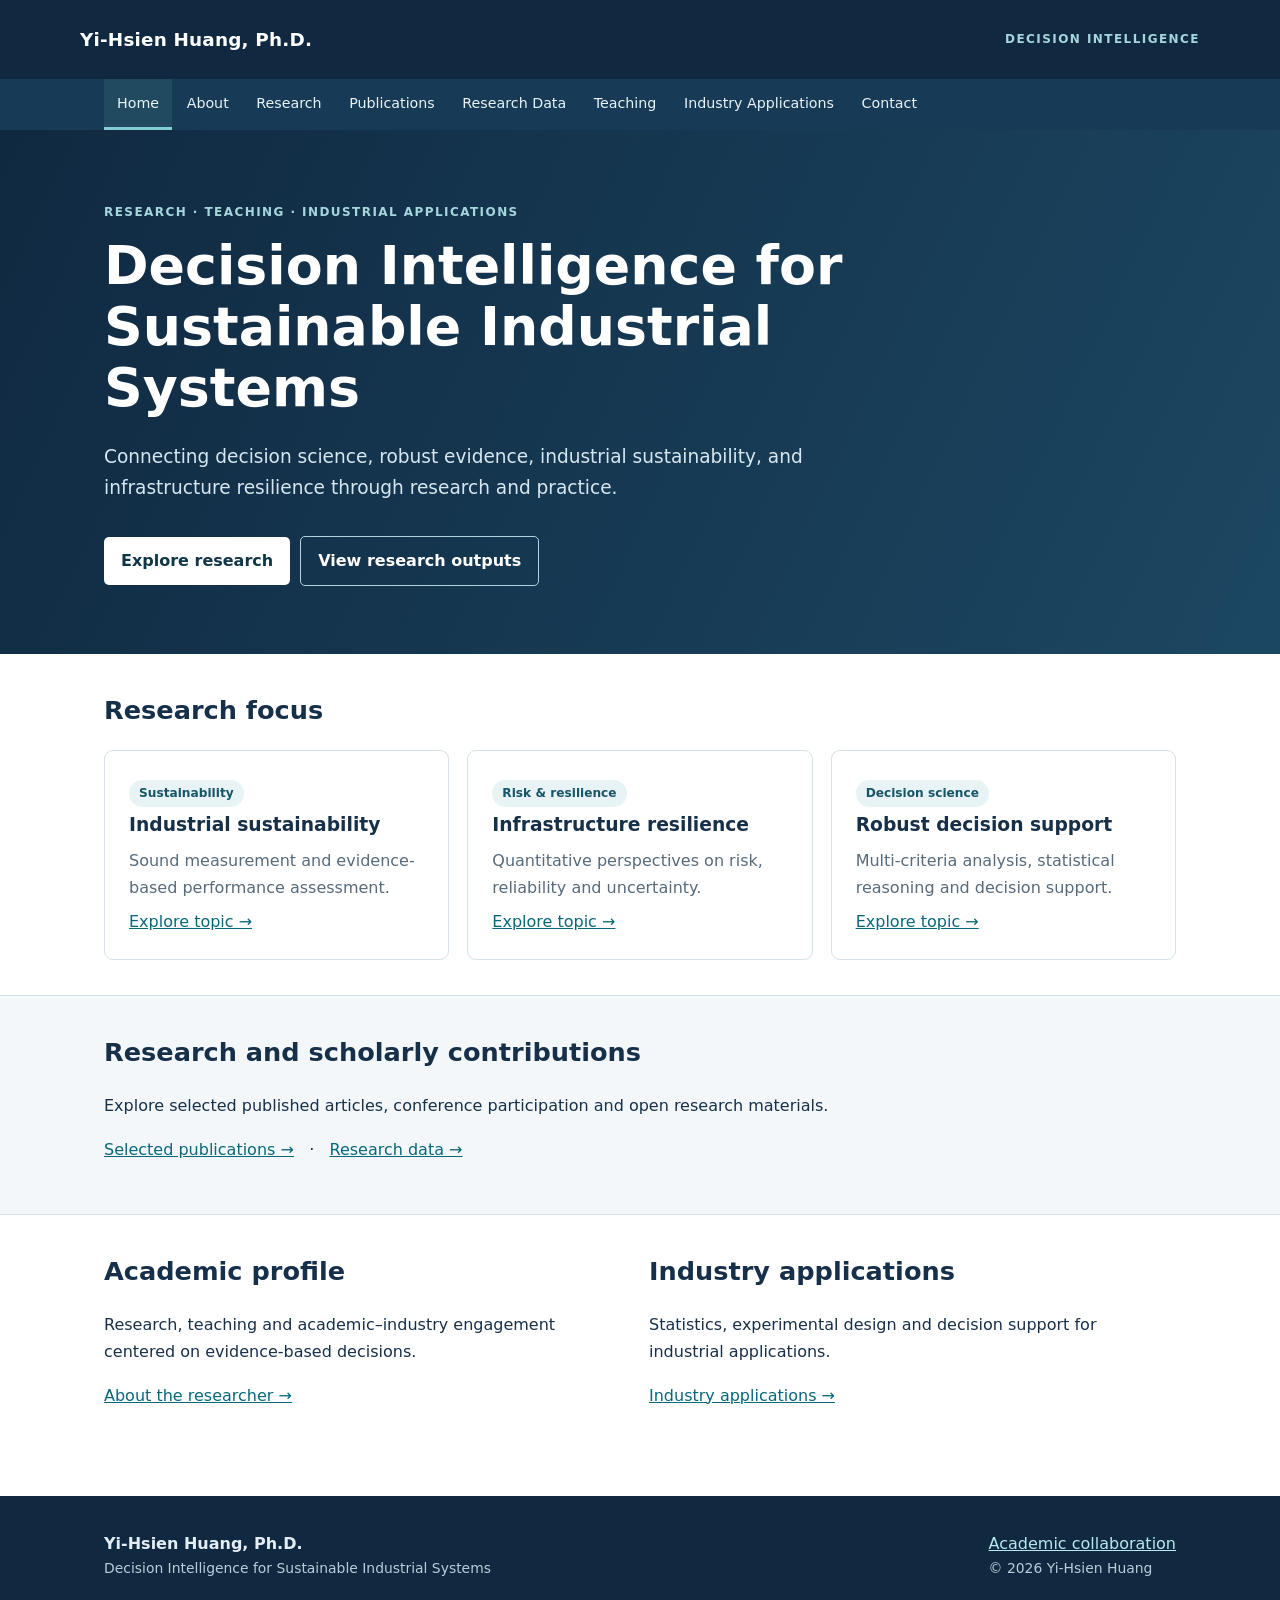
<file: index.html>
<!doctype html>
<html lang="en"><head><meta charset="utf-8"><meta name="viewport" content="width=device-width,initial-scale=1"><meta name="description" content="Connecting decision science, robust evidence, industrial sustainability, and infrastructure resilience through research and practice."><meta name="author" content="Yi-Hsien Huang"><meta name="color-scheme" content="light"><title>Decision Intelligence for Sustainable Industrial Systems | Yi-Hsien Huang, Ph.D.</title><link rel="canonical" href="https://huang4343.github.io/index.html"><link rel="stylesheet" href="assets/style.css"><script src="assets/site.js" defer></script></head>
<body><a class="skip" href="#main">Skip to content</a><header class="site-header"><div class="container header-top"><a class="brand" href="index.html">Yi-Hsien Huang, Ph.D.</a><span class="eyebrow">Decision Intelligence</span></div><nav class="site-nav" aria-label="Main navigation"><div class="container nav-inner"><a href="index.html" aria-current="page">Home</a><a href="about.html">About</a><a href="research.html">Research</a><a href="publications.html">Publications</a><a href="data.html">Research Data</a><a href="teaching.html">Teaching</a><a href="industry.html">Industry Applications</a><a href="contact.html">Contact</a></div></nav></header>
<main id="main"><section class="hero"><div class="container"><div class="eyebrow">Research · Teaching · Industrial applications</div><h1>Decision Intelligence for Sustainable Industrial Systems</h1><p>Connecting decision science, robust evidence, industrial sustainability, and infrastructure resilience through research and practice.</p><a class="btn" href="research.html">Explore research</a><a class="btn alt" href="publications.html">View research outputs</a></div></section><section class="section"><div class="container"><h2>Research focus</h2><div class="grid"><article class="card"><span class="tag">Sustainability</span><h3>Industrial sustainability</h3><p>Sound measurement and evidence-based performance assessment.</p><a href="research.html#carbon">Explore topic →</a></article><article class="card"><span class="tag">Risk &amp; resilience</span><h3>Infrastructure resilience</h3><p>Quantitative perspectives on risk, reliability and uncertainty.</p><a href="research.html#resilience">Explore topic →</a></article><article class="card"><span class="tag">Decision science</span><h3>Robust decision support</h3><p>Multi-criteria analysis, statistical reasoning and decision support.</p><a href="research.html#decisions">Explore topic →</a></article></div></div></section><section class="section band"><div class="container"><h2>Research and scholarly contributions</h2><p>Explore selected published articles, conference participation and open research materials.</p><p><a href="publications.html">Selected publications →</a> &nbsp; · &nbsp; <a href="data.html">Research data →</a></p></div></section><section class="section"><div class="container grid two"><div><h2>Academic profile</h2><p>Research, teaching and academic–industry engagement centered on evidence-based decisions.</p><a href="about.html">About the researcher →</a></div><div><h2>Industry applications</h2><p>Statistics, experimental design and decision support for industrial applications.</p><a href="industry.html">Industry applications →</a></div></div></section></main>
<footer class="footer"><div class="container footer-row"><div><strong>Yi-Hsien Huang, Ph.D.</strong><div class="small">Decision Intelligence for Sustainable Industrial Systems</div></div><div><a href="contact.html">Academic collaboration</a><div class="small">© <span data-year>2026</span> Yi-Hsien Huang</div></div></div></footer></body></html>
</file>
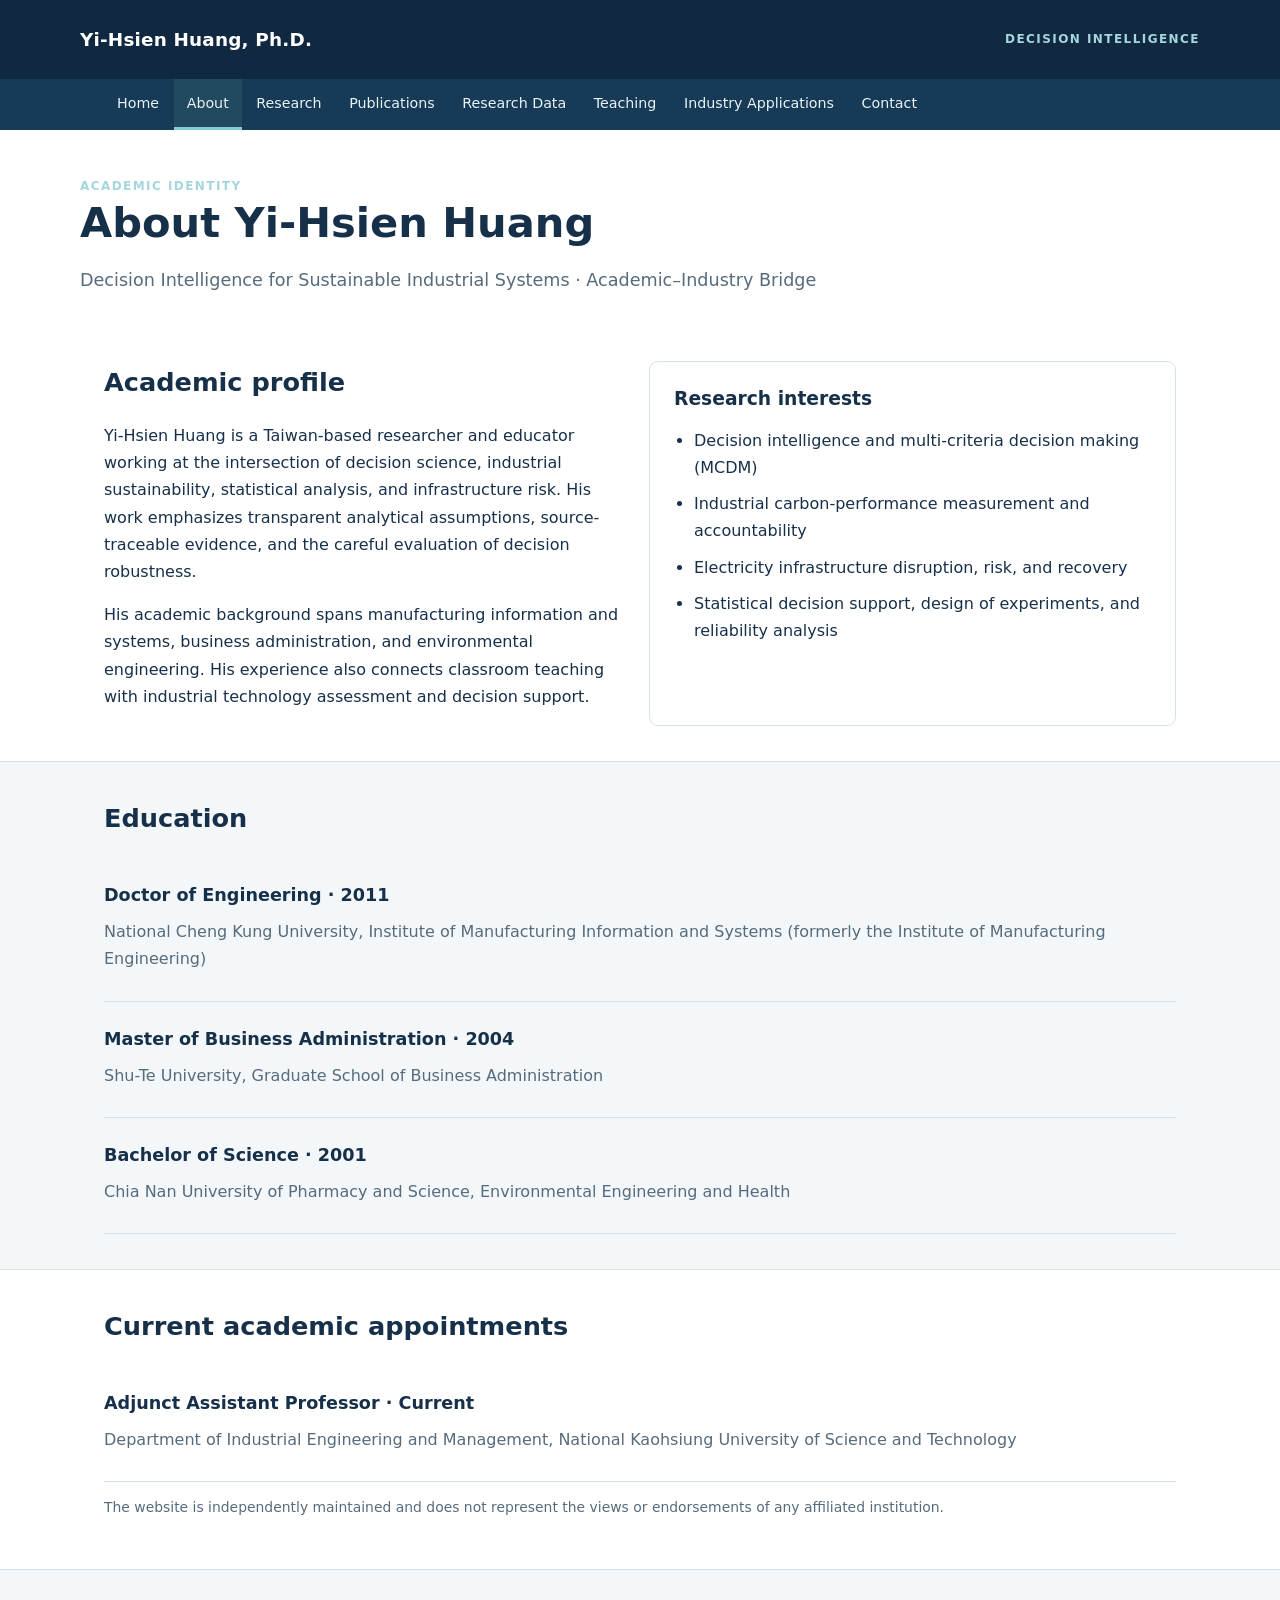
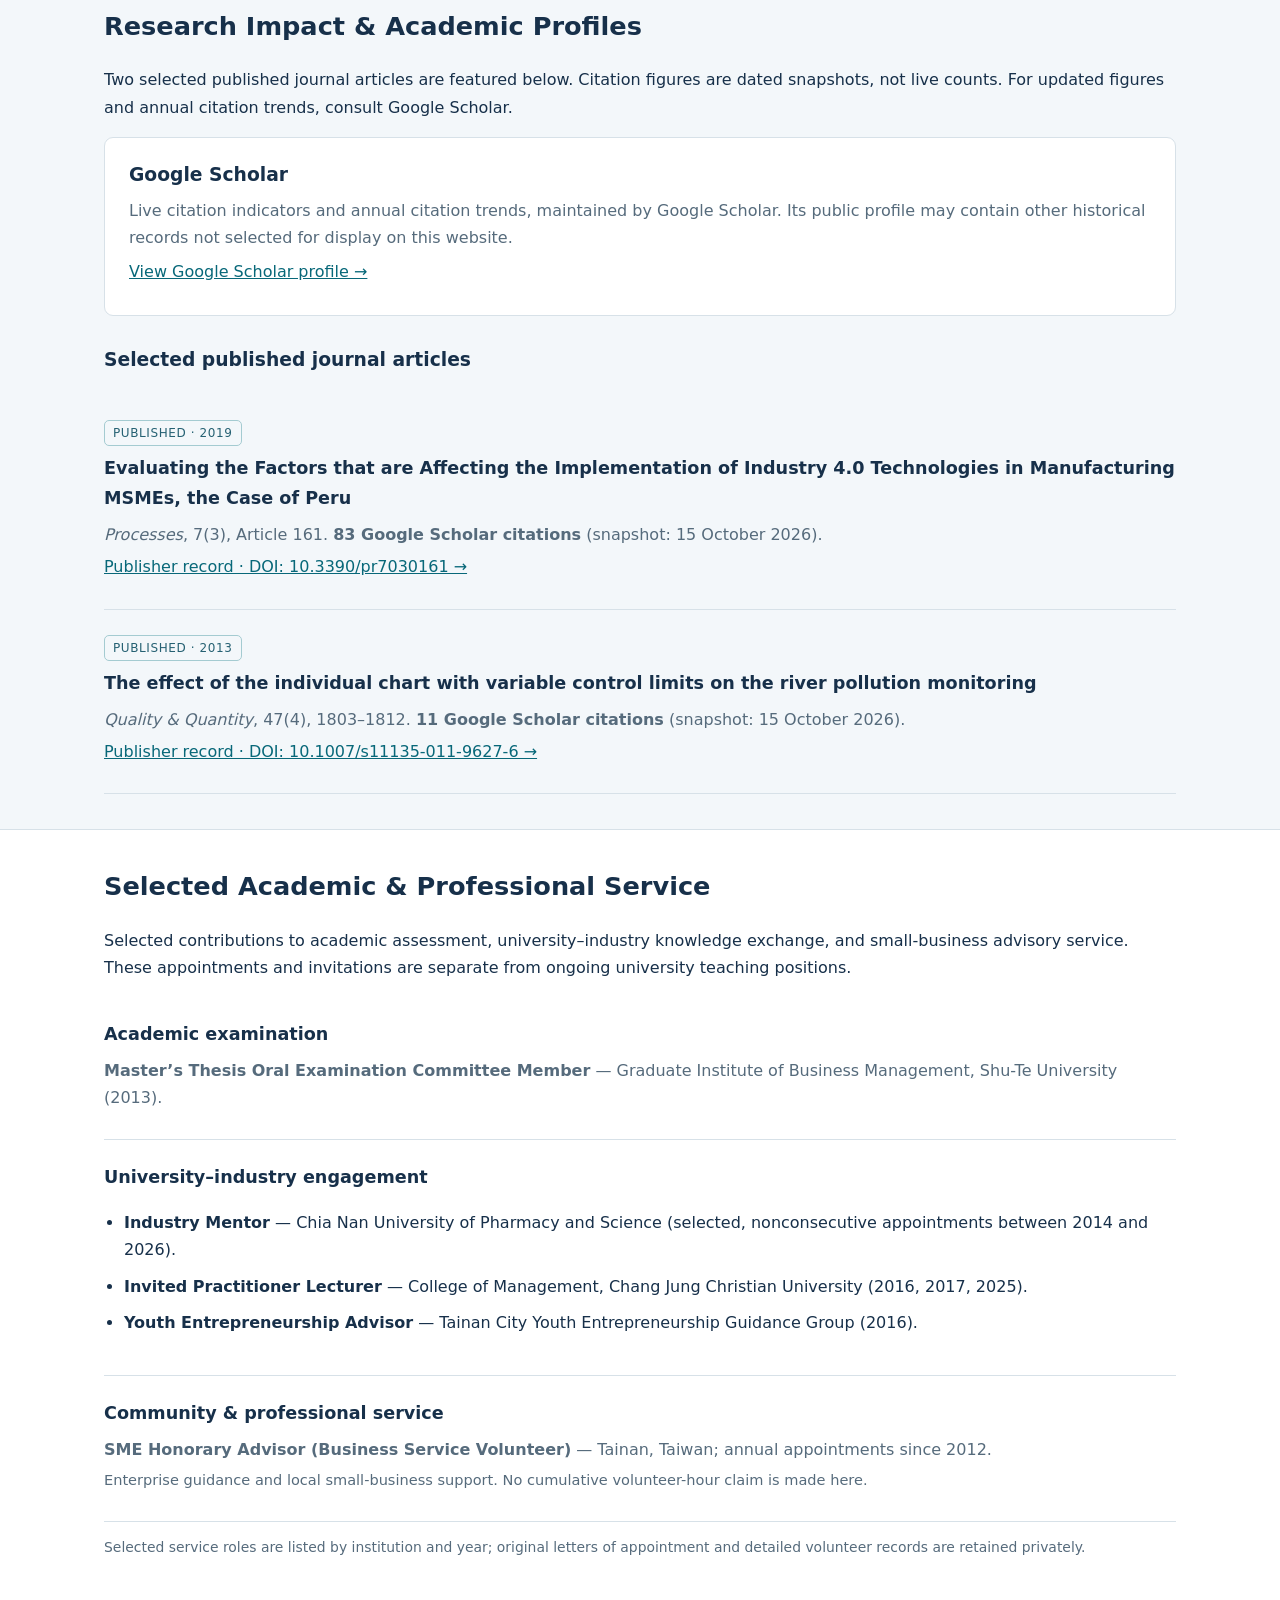
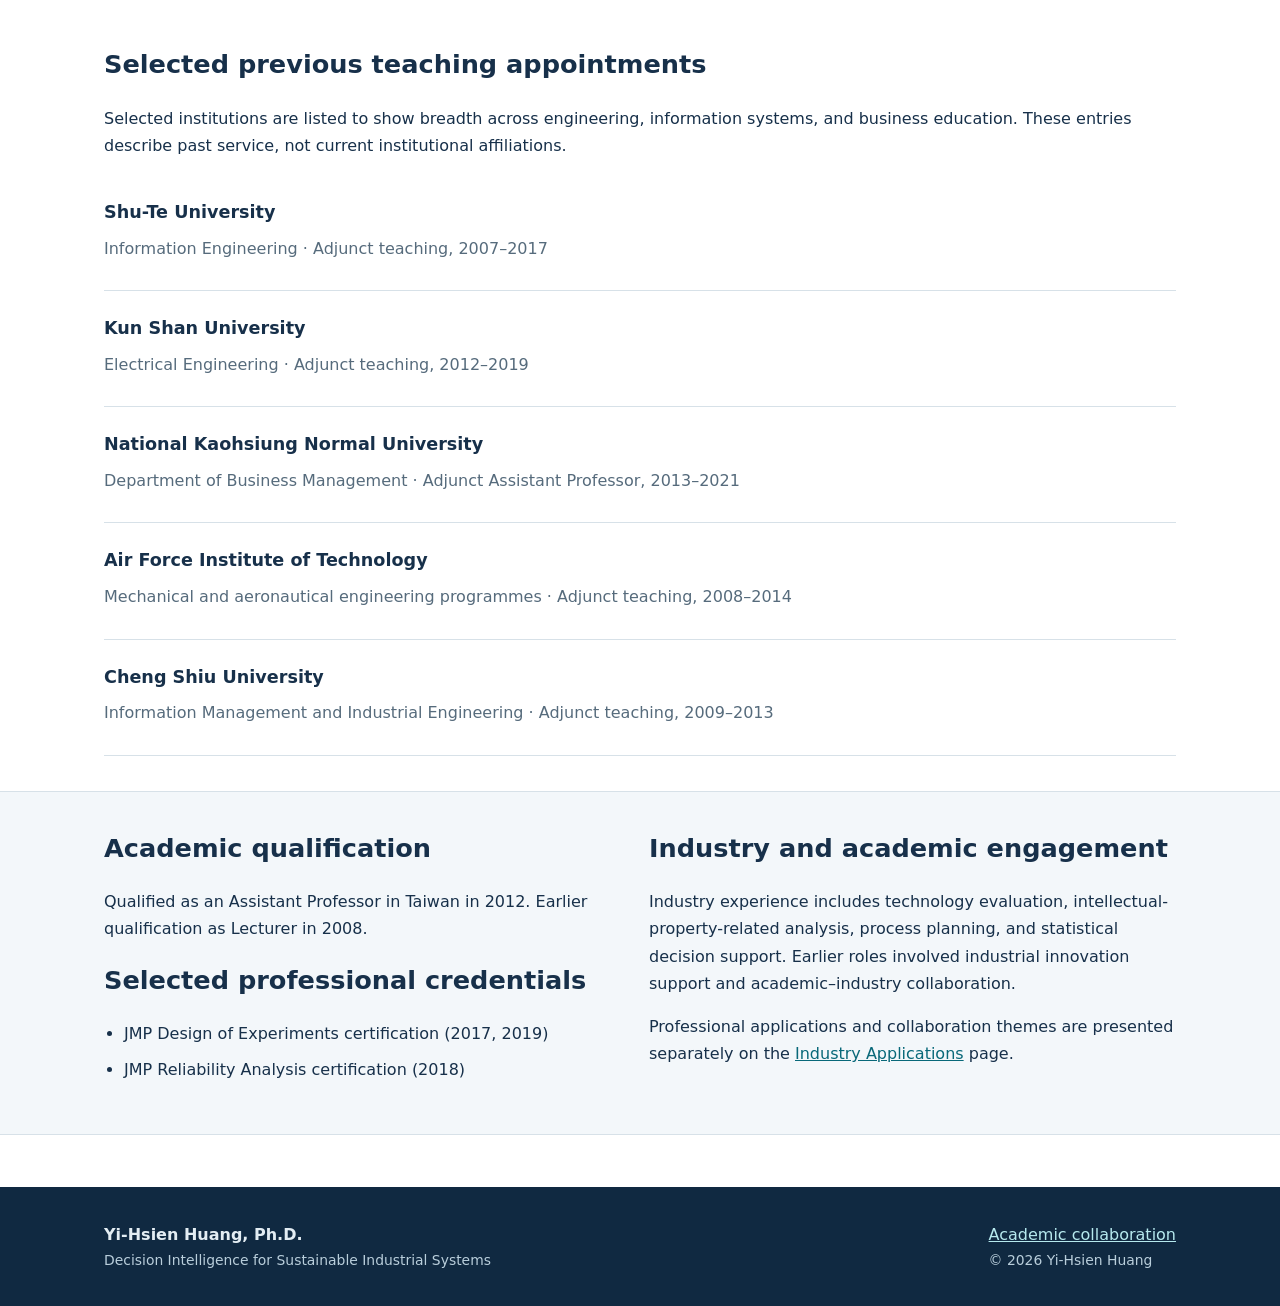
<file: about.html>
<!doctype html>
<html lang="en"><head><meta charset="utf-8"><meta name="viewport" content="width=device-width,initial-scale=1">
<meta name="description" content="Academic identity, teaching background, and selected research impact for Yi-Hsien Huang."><meta name="author" content="Yi-Hsien Huang"><meta name="color-scheme" content="light">
<title>About | Yi-Hsien Huang, Ph.D.</title><link rel="canonical" href="https://huang4343.github.io/about.html">
<link rel="stylesheet" href="assets/style.css"><script src="assets/site.js" defer></script></head>
<body><a class="skip" href="#main">Skip to content</a><header class="site-header"><div class="container header-top"><a class="brand" href="index.html">Yi-Hsien Huang, Ph.D.</a><span class="eyebrow">Decision Intelligence</span></div>
<nav class="site-nav" aria-label="Main navigation"><div class="container nav-inner">
<a href="index.html">Home</a><a href="about.html" aria-current="page">About</a><a href="research.html">Research</a><a href="publications.html">Publications</a><a href="data.html">Research Data</a><a href="teaching.html">Teaching</a><a href="industry.html">Industry Applications</a><a href="contact.html">Contact</a>
</div></nav></header>
<main id="main">
<div class="container page-intro"><div class="eyebrow">Academic identity</div><h1>About Yi-Hsien Huang</h1>
<p class="lede">Decision Intelligence for Sustainable Industrial Systems · Academic–Industry Bridge</p>
</div>

<section class="section"><div class="container grid two"><div><h2>Academic profile</h2>
<p>Yi-Hsien Huang is a Taiwan-based researcher and educator working at the intersection of decision science, industrial sustainability, statistical analysis, and infrastructure risk. His work emphasizes transparent analytical assumptions, source-traceable evidence, and the careful evaluation of decision robustness.</p>
<p>His academic background spans manufacturing information and systems, business administration, and environmental engineering. His experience also connects classroom teaching with industrial technology assessment and decision support.</p>
</div><div class="card"><h3>Research interests</h3><ul class="list-clean">
<li>Decision intelligence and multi-criteria decision making (MCDM)</li>
<li>Industrial carbon-performance measurement and accountability</li>
<li>Electricity infrastructure disruption, risk, and recovery</li>
<li>Statistical decision support, design of experiments, and reliability analysis</li>
</ul></div></div></section>
<section class="section band"><div class="container"><h2>Education</h2>
<div class="entry"><h3>Doctor of Engineering · 2011</h3><p>National Cheng Kung University, Institute of Manufacturing Information and Systems (formerly the Institute of Manufacturing Engineering)</p></div>
<div class="entry"><h3>Master of Business Administration · 2004</h3><p>Shu-Te University, Graduate School of Business Administration</p></div>
<div class="entry"><h3>Bachelor of Science · 2001</h3><p>Chia Nan University of Pharmacy and Science, Environmental Engineering and Health</p></div>
</div></section>
<section class="section"><div class="container"><h2>Current academic appointments</h2>
<div class="entry"><h3>Adjunct Assistant Professor · Current</h3><p>Department of Industrial Engineering and Management, National Kaohsiung University of Science and Technology</p></div>
<p class="small">The website is independently maintained and does not represent the views or endorsements of any affiliated institution.</p>
</div></section>
<section class="section band" id="research-impact"><div class="container">
<h2>Research Impact &amp; Academic Profiles</h2>
<p>Two selected published journal articles are featured below. Citation figures are dated snapshots, not live counts. For updated figures and annual citation trends, consult Google Scholar.</p>
<div class="card"><h3>Google Scholar</h3>
<p>Live citation indicators and annual citation trends, maintained by Google Scholar. Its public profile may contain other historical records not selected for display on this website.</p>
<p><a href="https://scholar.google.com/citations?user=Izql0CoAAAAJ" target="_blank" rel="noopener noreferrer">View Google Scholar profile →</a></p></div>
<h3 style="margin-top:28px">Selected published journal articles</h3>
<div class="entry"><span class="pill">Published · 2019</span>
<h3>Evaluating the Factors that are Affecting the Implementation of Industry 4.0 Technologies in Manufacturing MSMEs, the Case of Peru</h3>
<p><em>Processes</em>, 7(3), Article 161. <strong>83 Google Scholar citations</strong> (snapshot: 15 October 2026).</p>
<p><a href="https://doi.org/10.3390/pr7030161" rel="noopener noreferrer">Publisher record · DOI: 10.3390/pr7030161 →</a></p></div>
<div class="entry"><span class="pill">Published · 2013</span>
<h3>The effect of the individual chart with variable control limits on the river pollution monitoring</h3>
<p><em>Quality &amp; Quantity</em>, 47(4), 1803–1812. <strong>11 Google Scholar citations</strong> (snapshot: 15 October 2026).</p>
<p><a href="https://doi.org/10.1007/s11135-011-9627-6" rel="noopener noreferrer">Publisher record · DOI: 10.1007/s11135-011-9627-6 →</a></p></div>
</div></section>
<section class="section" id="academic-service"><div class="container">
<h2>Selected Academic &amp; Professional Service</h2>
<p>Selected contributions to academic assessment, university–industry knowledge exchange, and small-business advisory service. These appointments and invitations are separate from ongoing university teaching positions.</p>
<div class="entry"><h3>Academic examination</h3>
<p><strong>Master’s Thesis Oral Examination Committee Member</strong> — Graduate Institute of Business Management, Shu-Te University (2013).</p></div>
<div class="entry"><h3>University–industry engagement</h3>
<ul class="list-clean">
<li><strong>Industry Mentor</strong> — Chia Nan University of Pharmacy and Science (selected, nonconsecutive appointments between 2014 and 2026).</li>
<li><strong>Invited Practitioner Lecturer</strong> — College of Management, Chang Jung Christian University (2016, 2017, 2025).</li>
<li><strong>Youth Entrepreneurship Advisor</strong> — Tainan City Youth Entrepreneurship Guidance Group (2016).</li>
</ul></div>
<div class="entry"><h3>Community &amp; professional service</h3>
<p><strong>SME Honorary Advisor (Business Service Volunteer)</strong> — Tainan, Taiwan; annual appointments since 2012.</p>
<p class="meta">Enterprise guidance and local small-business support. No cumulative volunteer-hour claim is made here.</p></div>
<p class="small">Selected service roles are listed by institution and year; original letters of appointment and detailed volunteer records are retained privately.</p>
</div></section>
<section class="section"><div class="container"><h2>Selected previous teaching appointments</h2>
<p>Selected institutions are listed to show breadth across engineering, information systems, and business education. These entries describe past service, not current institutional affiliations.</p>
<div class="entry"><h3>Shu-Te University</h3><p>Information Engineering · Adjunct teaching, 2007–2017</p></div>
<div class="entry"><h3>Kun Shan University</h3><p>Electrical Engineering · Adjunct teaching, 2012–2019</p></div>
<div class="entry"><h3>National Kaohsiung Normal University</h3><p>Department of Business Management · Adjunct Assistant Professor, 2013–2021</p></div>
<div class="entry"><h3>Air Force Institute of Technology</h3><p>Mechanical and aeronautical engineering programmes · Adjunct teaching, 2008–2014</p></div>
<div class="entry"><h3>Cheng Shiu University</h3><p>Information Management and Industrial Engineering · Adjunct teaching, 2009–2013</p></div>
</div></section>
<section class="section band"><div class="container grid two"><div>
<h2>Academic qualification</h2><p>Qualified as an Assistant Professor in Taiwan in 2012. Earlier qualification as Lecturer in 2008.</p>
<h2>Selected professional credentials</h2><ul class="list-clean"><li>JMP Design of Experiments certification (2017, 2019)</li><li>JMP Reliability Analysis certification (2018)</li></ul>
</div><div><h2>Industry and academic engagement</h2><p>Industry experience includes technology evaluation, intellectual-property-related analysis, process planning, and statistical decision support. Earlier roles involved industrial innovation support and academic–industry collaboration.</p><p>Professional applications and collaboration themes are presented separately on the <a href="industry.html">Industry Applications</a> page.</p></div></div></section>
</main><footer class="footer"><div class="container footer-row"><div><strong>Yi-Hsien Huang, Ph.D.</strong><div class="small">Decision Intelligence for Sustainable Industrial Systems</div></div><div><a href="contact.html">Academic collaboration</a><div class="small">© <span data-year>2026</span> Yi-Hsien Huang</div></div></div></footer></body></html>
</file>
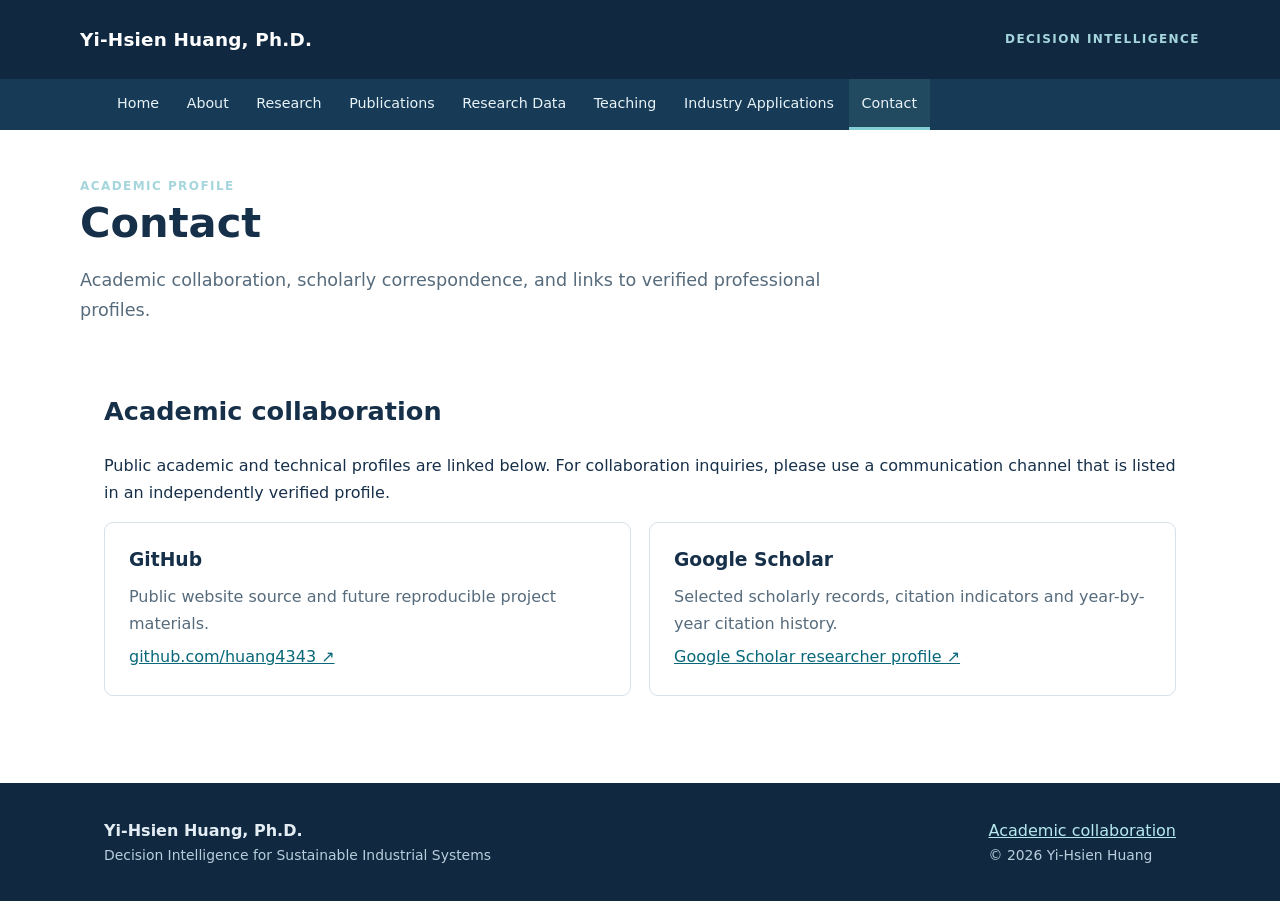
<file: contact.html>
<!doctype html><html lang="en"><head><meta charset="utf-8"><meta name="viewport" content="width=device-width,initial-scale=1"><meta name="description" content="Academic collaboration, scholarly correspondence, and links to verified professional profiles."><meta name="author" content="Yi-Hsien Huang"><meta name="color-scheme" content="light"><title>Contact | Yi-Hsien Huang, Ph.D.</title><link rel="canonical" href="https://huang4343.github.io/contact.html"><link rel="stylesheet" href="assets/style.css"><script src="assets/site.js" defer></script></head><body><a class="skip" href="#main">Skip to content</a><header class="site-header"><div class="container header-top"><a class="brand" href="index.html">Yi-Hsien Huang, Ph.D.</a><span class="eyebrow">Decision Intelligence</span></div><nav class="site-nav" aria-label="Main navigation"><div class="container nav-inner"><a href="index.html" >Home</a><a href="about.html" >About</a><a href="research.html" >Research</a><a href="publications.html" >Publications</a><a href="data.html" >Research Data</a><a href="teaching.html" >Teaching</a><a href="industry.html" >Industry Applications</a><a href="contact.html" aria-current="page">Contact</a></div></nav></header><main id="main"><div class="container page-intro"><div class="eyebrow">Academic profile</div><h1>Contact</h1><p class="lede">Academic collaboration, scholarly correspondence, and links to verified professional profiles.</p></div><section class="section"><div class="container"><h2>Academic collaboration</h2><p>Public academic and technical profiles are linked below. For collaboration inquiries, please use a communication channel that is listed in an independently verified profile.</p><div class="grid two"><article class="card"><h3>GitHub</h3><p>Public website source and future reproducible project materials.</p><a href="https://github.com/huang4343" rel="noopener noreferrer">github.com/huang4343 ↗</a></article><article class="card"><h3>Google Scholar</h3><p>Selected scholarly records, citation indicators and year-by-year citation history.</p><a href="https://scholar.google.com/citations?user=IzqlOCoAAAAJ" target="_blank" rel="noopener noreferrer">Google Scholar researcher profile ↗</a></article></div></div></section></main><footer class="footer"><div class="container footer-row"><div><strong>Yi-Hsien Huang, Ph.D.</strong><div class="small">Decision Intelligence for Sustainable Industrial Systems</div></div><div><a href="contact.html">Academic collaboration</a><div class="small">© <span data-year>2026</span> Yi-Hsien Huang</div></div></div></footer></body></html>
</file>
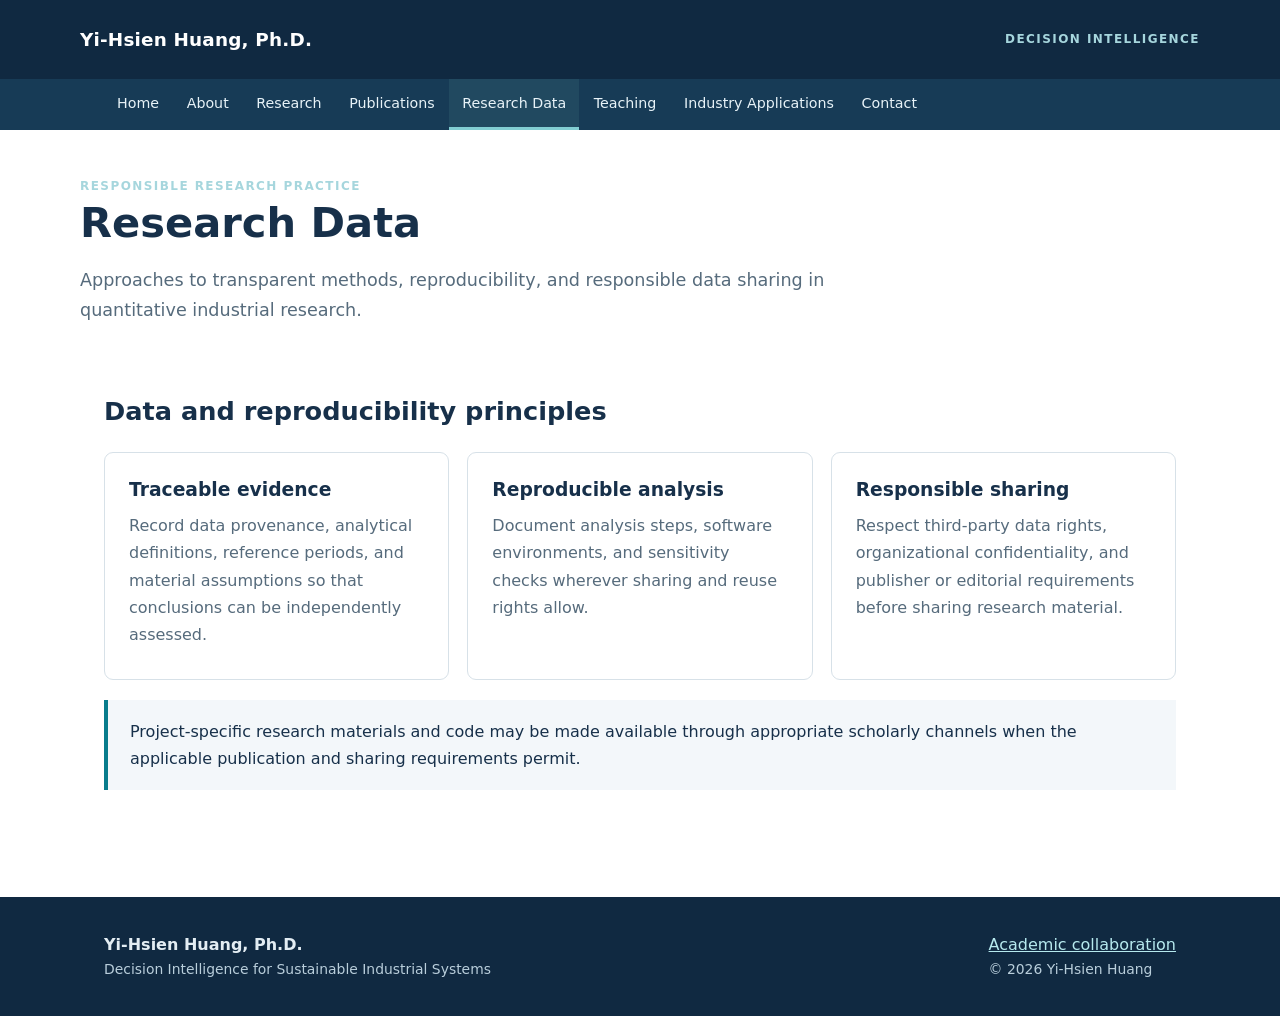
<file: data.html>
<!doctype html>
<html lang="en"><head><meta charset="utf-8"><meta name="viewport" content="width=device-width,initial-scale=1"><meta name="description" content="Public research materials and principles for transparent, responsible research data sharing."><meta name="author" content="Yi-Hsien Huang"><meta name="color-scheme" content="light"><title>Research Data | Yi-Hsien Huang, Ph.D.</title><link rel="canonical" href="https://huang4343.github.io/data.html"><link rel="stylesheet" href="assets/style.css"><script src="assets/site.js" defer></script></head>
<body><a class="skip" href="#main">Skip to content</a><header class="site-header"><div class="container header-top"><a class="brand" href="index.html">Yi-Hsien Huang, Ph.D.</a><span class="eyebrow">Decision Intelligence</span></div><nav class="site-nav" aria-label="Main navigation"><div class="container nav-inner"><a href="index.html">Home</a><a href="about.html">About</a><a href="research.html">Research</a><a href="publications.html">Publications</a><a href="data.html" aria-current="page">Research Data</a><a href="teaching.html">Teaching</a><a href="industry.html">Industry Applications</a><a href="contact.html">Contact</a></div></nav></header>
<main id="main">
<div class="container page-intro"><div class="eyebrow">Responsible research practice</div><h1>Research Data</h1>
<p class="lede">Approaches to transparent methods, reproducibility, and responsible data sharing in quantitative industrial research.</p></div>
<section class="section"><div class="container"><h2>Data and reproducibility principles</h2>
<div class="grid">
<article class="card"><h3>Traceable evidence</h3><p>Record data provenance, analytical definitions, reference periods, and material assumptions so that conclusions can be independently assessed.</p></article>
<article class="card"><h3>Reproducible analysis</h3><p>Document analysis steps, software environments, and sensitivity checks wherever sharing and reuse rights allow.</p></article>
<article class="card"><h3>Responsible sharing</h3><p>Respect third-party data rights, organizational confidentiality, and publisher or editorial requirements before sharing research material.</p></article>
</div>
<p class="note">Project-specific research materials and code may be made available through appropriate scholarly channels when the applicable publication and sharing requirements permit.</p>
</div></section>
</main>
<footer class="footer"><div class="container footer-row"><div><strong>Yi-Hsien Huang, Ph.D.</strong><div class="small">Decision Intelligence for Sustainable Industrial Systems</div></div><div><a href="contact.html">Academic collaboration</a><div class="small">© <span data-year>2026</span> Yi-Hsien Huang</div></div></div></footer></body></html>
</file>
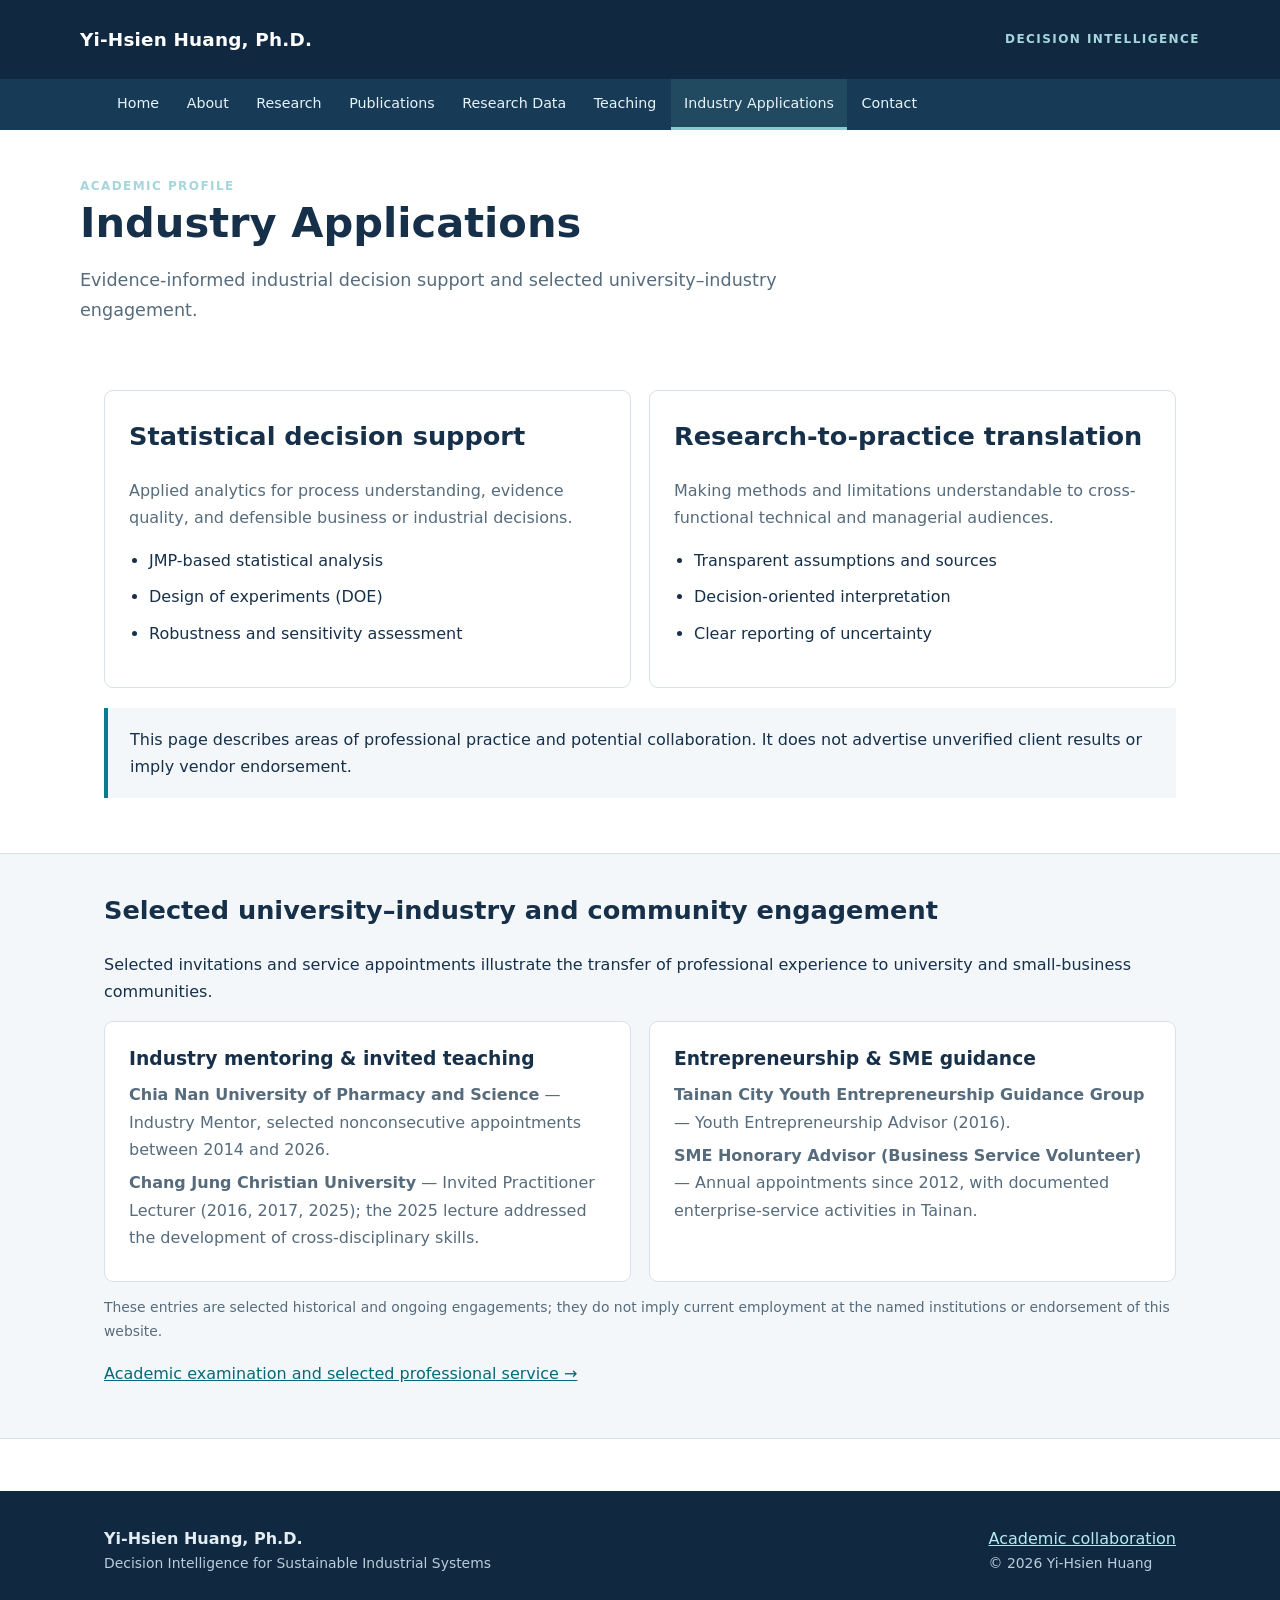
<file: industry.html>
<!doctype html><html lang="en"><head><meta charset="utf-8"><meta name="viewport" content="width=device-width,initial-scale=1"><meta name="description" content="Evidence-informed industrial decision support and selected university–industry engagement."><meta name="author" content="Yi-Hsien Huang"><meta name="color-scheme" content="light"><title>Industry Applications | Yi-Hsien Huang, Ph.D.</title><link rel="canonical" href="https://huang4343.github.io/industry.html"><link rel="stylesheet" href="assets/style.css"><script src="assets/site.js" defer></script></head><body><a class="skip" href="#main">Skip to content</a><header class="site-header"><div class="container header-top"><a class="brand" href="index.html">Yi-Hsien Huang, Ph.D.</a><span class="eyebrow">Decision Intelligence</span></div><nav class="site-nav" aria-label="Main navigation"><div class="container nav-inner"><a href="index.html" >Home</a><a href="about.html" >About</a><a href="research.html" >Research</a><a href="publications.html" >Publications</a><a href="data.html" >Research Data</a><a href="teaching.html" >Teaching</a><a href="industry.html" aria-current="page">Industry Applications</a><a href="contact.html" >Contact</a></div></nav></header><main id="main"><div class="container page-intro"><div class="eyebrow">Academic profile</div><h1>Industry Applications</h1><p class="lede">Evidence-informed industrial decision support and selected university–industry engagement.</p></div><section class="section"><div class="container"><div class="grid two"><article class="card"><h2>Statistical decision support</h2><p>Applied analytics for process understanding, evidence quality, and defensible business or industrial decisions.</p><ul class="list-clean"><li>JMP-based statistical analysis</li><li>Design of experiments (DOE)</li><li>Robustness and sensitivity assessment</li></ul></article><article class="card"><h2>Research-to-practice translation</h2><p>Making methods and limitations understandable to cross-functional technical and managerial audiences.</p><ul class="list-clean"><li>Transparent assumptions and sources</li><li>Decision-oriented interpretation</li><li>Clear reporting of uncertainty</li></ul></article></div><div class="note">This page describes areas of professional practice and potential collaboration. It does not advertise unverified client results or imply vendor endorsement.</div></div></section><section class="section band" id="professional-engagement"><div class="container">
<h2>Selected university–industry and community engagement</h2>
<p>Selected invitations and service appointments illustrate the transfer of professional experience to university and small-business communities.</p>
<div class="grid two">
<article class="card"><h3>Industry mentoring &amp; invited teaching</h3>
<p><strong>Chia Nan University of Pharmacy and Science</strong> — Industry Mentor, selected nonconsecutive appointments between 2014 and 2026.</p>
<p><strong>Chang Jung Christian University</strong> — Invited Practitioner Lecturer (2016, 2017, 2025); the 2025 lecture addressed the development of cross-disciplinary skills.</p>
</article>
<article class="card"><h3>Entrepreneurship &amp; SME guidance</h3>
<p><strong>Tainan City Youth Entrepreneurship Guidance Group</strong> — Youth Entrepreneurship Advisor (2016).</p>
<p><strong>SME Honorary Advisor (Business Service Volunteer)</strong> — Annual appointments since 2012, with documented enterprise-service activities in Tainan.</p>
</article>
</div>
<p class="small">These entries are selected historical and ongoing engagements; they do not imply current employment at the named institutions or endorsement of this website.</p>
<p><a href="about.html#academic-service">Academic examination and selected professional service →</a></p>
</div></section>
</main><footer class="footer"><div class="container footer-row"><div><strong>Yi-Hsien Huang, Ph.D.</strong><div class="small">Decision Intelligence for Sustainable Industrial Systems</div></div><div><a href="contact.html">Academic collaboration</a><div class="small">© <span data-year>2026</span> Yi-Hsien Huang</div></div></div></footer></body></html>
</file>
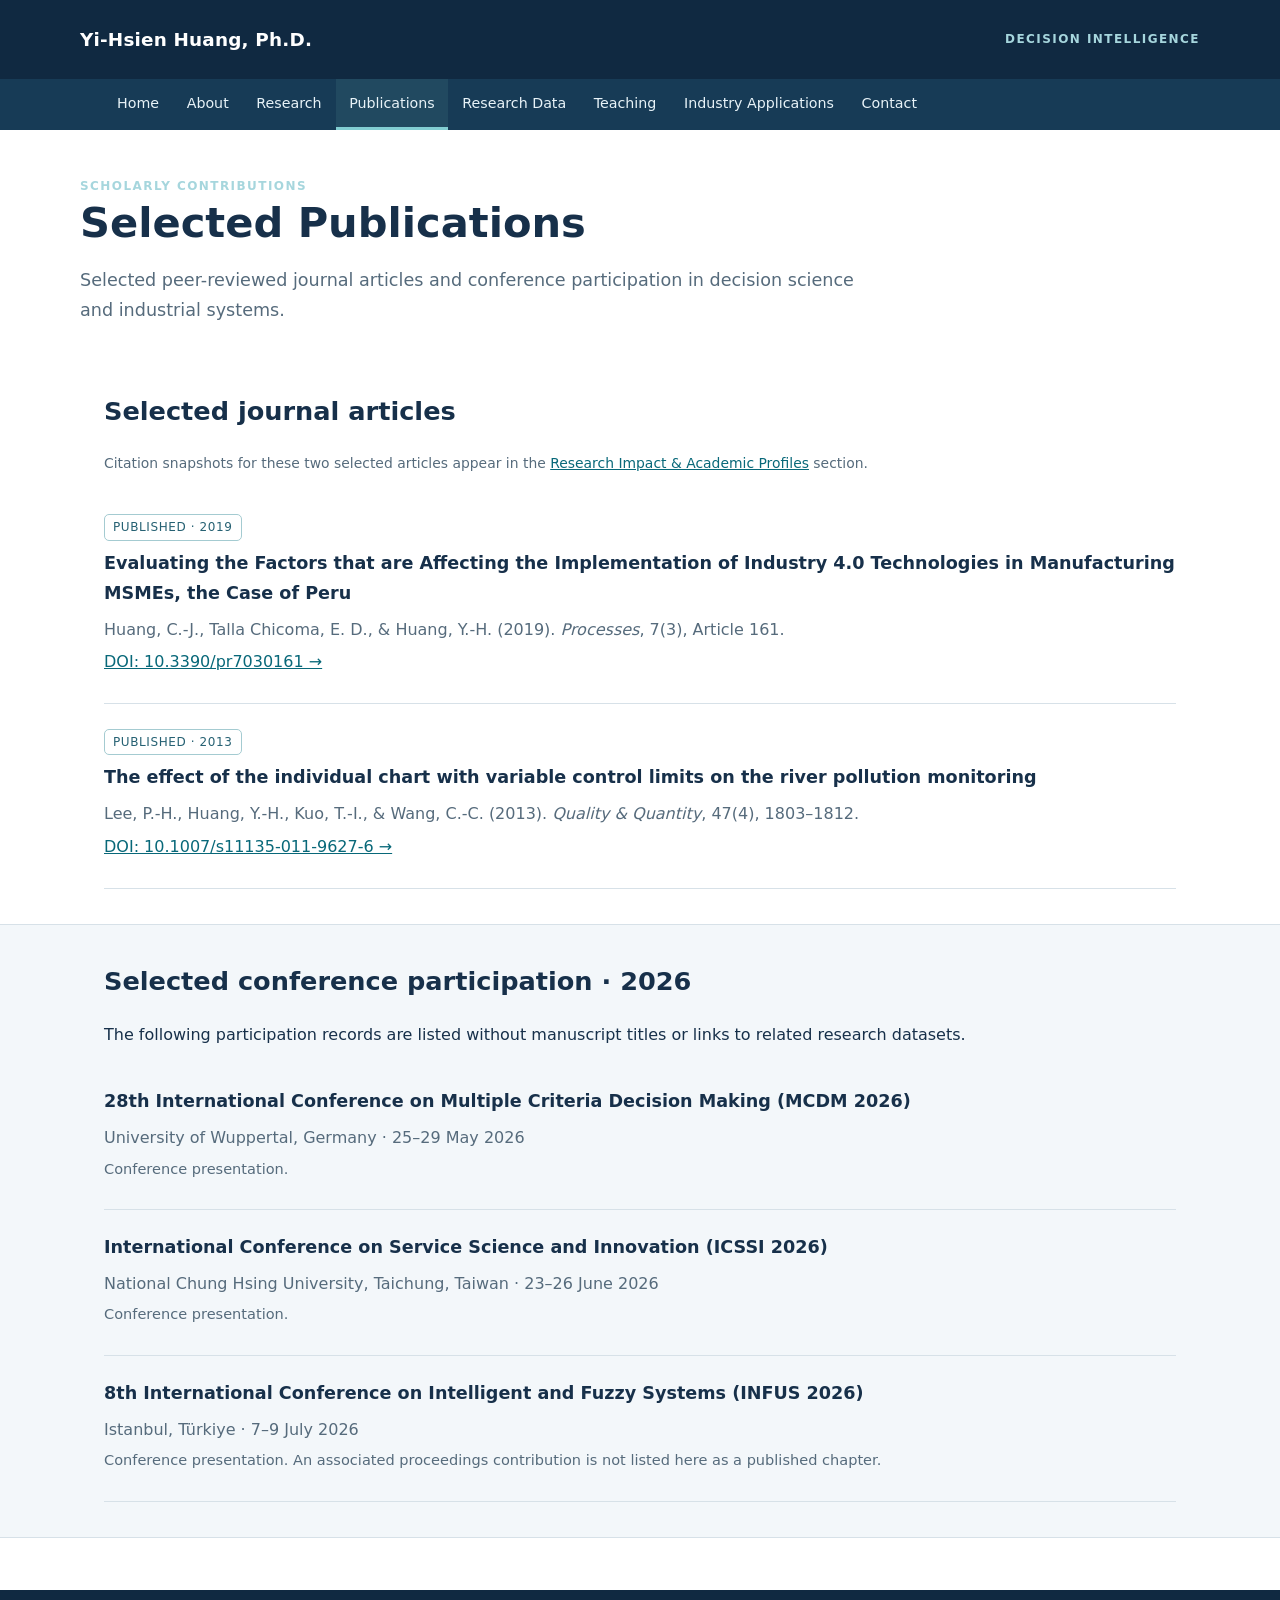
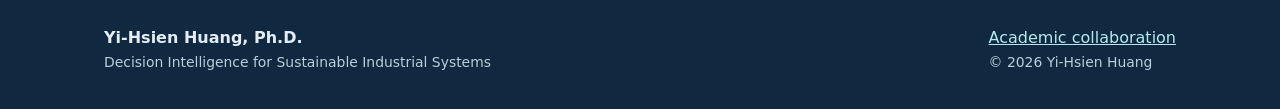
<file: publications.html>
<!doctype html>
<html lang="en"><head><meta charset="utf-8"><meta name="viewport" content="width=device-width,initial-scale=1"><meta name="description" content="Selected peer-reviewed journal articles and conference participation in decision science and industrial systems."><meta name="author" content="Yi-Hsien Huang"><meta name="color-scheme" content="light"><title>Selected Publications | Yi-Hsien Huang, Ph.D.</title><link rel="canonical" href="https://huang4343.github.io/publications.html"><link rel="stylesheet" href="assets/style.css"><script src="assets/site.js" defer></script></head>
<body><a class="skip" href="#main">Skip to content</a><header class="site-header"><div class="container header-top"><a class="brand" href="index.html">Yi-Hsien Huang, Ph.D.</a><span class="eyebrow">Decision Intelligence</span></div><nav class="site-nav" aria-label="Main navigation"><div class="container nav-inner"><a href="index.html">Home</a><a href="about.html">About</a><a href="research.html">Research</a><a href="publications.html" aria-current="page">Publications</a><a href="data.html">Research Data</a><a href="teaching.html">Teaching</a><a href="industry.html">Industry Applications</a><a href="contact.html">Contact</a></div></nav></header>
<main id="main"><div class="container page-intro"><div class="eyebrow">Scholarly contributions</div><h1>Selected Publications</h1><p class="lede">Selected peer-reviewed journal articles and conference participation in decision science and industrial systems.</p></div><section class="section"><div class="container"><h2>Selected journal articles</h2>
<p class="small">Citation snapshots for these two selected articles appear in the <a href="about.html#research-impact">Research Impact &amp; Academic Profiles</a> section.</p>
<article class="entry"><span class="pill">Published · 2019</span><h3>Evaluating the Factors that are Affecting the Implementation of Industry 4.0 Technologies in Manufacturing MSMEs, the Case of Peru</h3><p>Huang, C.-J., Talla Chicoma, E. D., &amp; Huang, Y.-H. (2019). <em>Processes</em>, 7(3), Article 161.</p><p><a href="https://doi.org/10.3390/pr7030161" rel="noopener noreferrer">DOI: 10.3390/pr7030161 →</a></p></article>
<article class="entry"><span class="pill">Published · 2013</span><h3>The effect of the individual chart with variable control limits on the river pollution monitoring</h3><p>Lee, P.-H., Huang, Y.-H., Kuo, T.-I., &amp; Wang, C.-C. (2013). <em>Quality &amp; Quantity</em>, 47(4), 1803–1812.</p><p><a href="https://doi.org/10.1007/s11135-011-9627-6" rel="noopener noreferrer">DOI: 10.1007/s11135-011-9627-6 →</a></p></article></div></section>
<section class="section band"><div class="container"><h2>Selected conference participation · 2026</h2><p>The following participation records are listed without manuscript titles or links to related research datasets.</p>
<div class="entry"><h3>28th International Conference on Multiple Criteria Decision Making (MCDM 2026)</h3><p>University of Wuppertal, Germany · 25–29 May 2026</p><p class="meta">Conference presentation.</p></div>
<div class="entry"><h3>International Conference on Service Science and Innovation (ICSSI 2026)</h3><p>National Chung Hsing University, Taichung, Taiwan · 23–26 June 2026</p><p class="meta">Conference presentation.</p></div>
<div class="entry"><h3>8th International Conference on Intelligent and Fuzzy Systems (INFUS 2026)</h3><p>Istanbul, Türkiye · 7–9 July 2026</p><p class="meta">Conference presentation. An associated proceedings contribution is not listed here as a published chapter.</p></div>
</div></section></main>
<footer class="footer"><div class="container footer-row"><div><strong>Yi-Hsien Huang, Ph.D.</strong><div class="small">Decision Intelligence for Sustainable Industrial Systems</div></div><div><a href="contact.html">Academic collaboration</a><div class="small">© <span data-year>2026</span> Yi-Hsien Huang</div></div></div></footer></body></html>
</file>
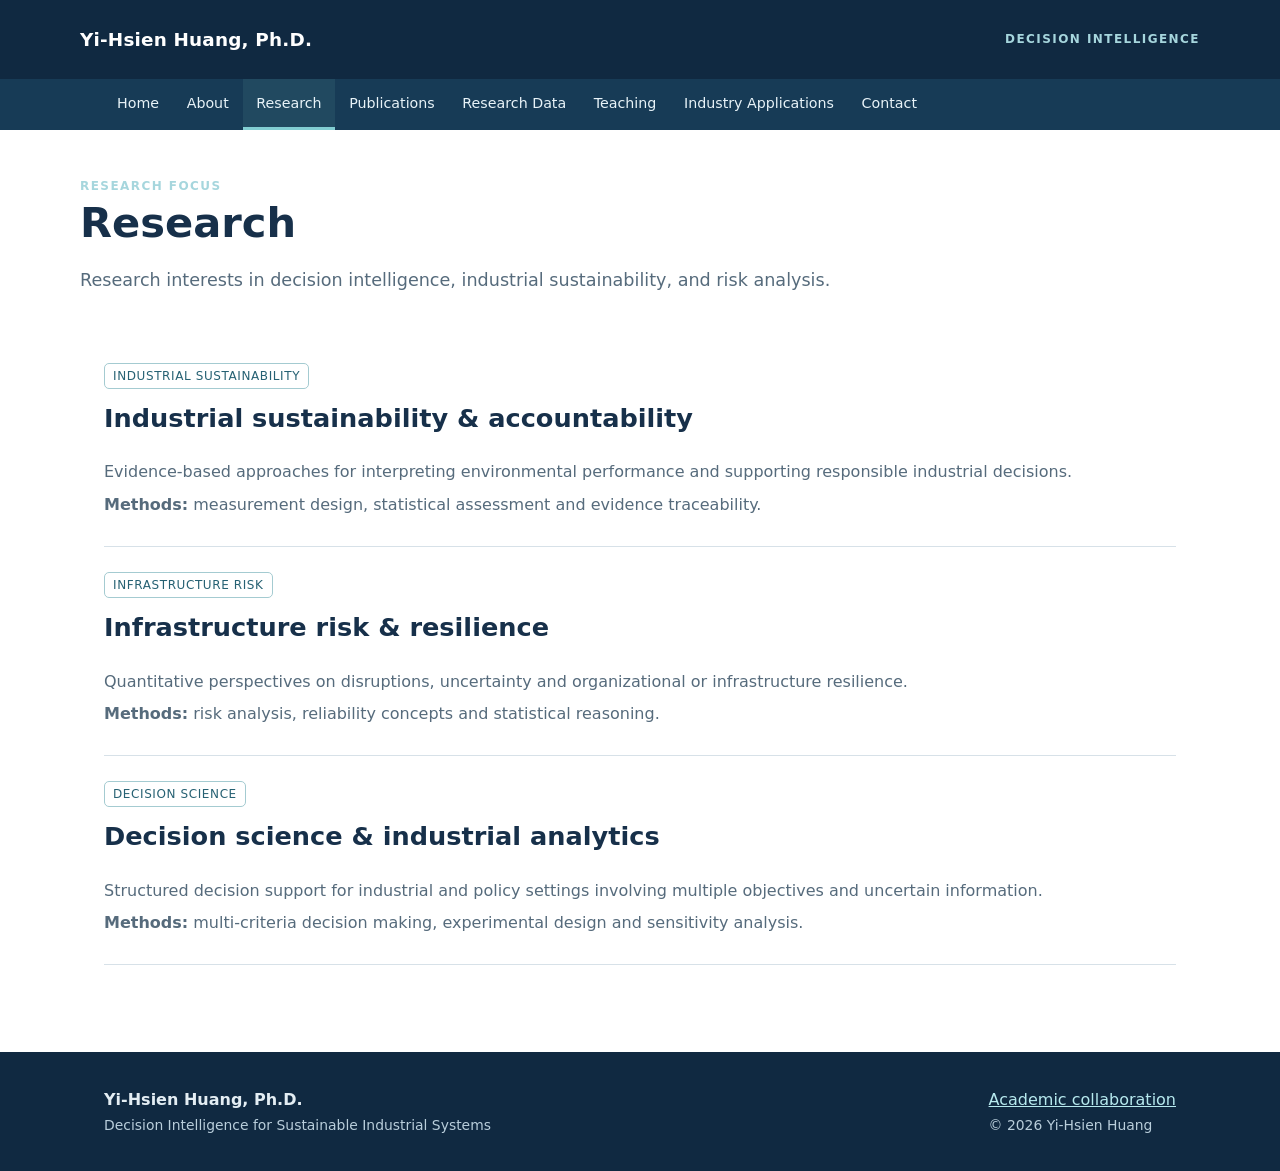
<file: research.html>
<!doctype html>
<html lang="en"><head><meta charset="utf-8"><meta name="viewport" content="width=device-width,initial-scale=1"><meta name="description" content="Research interests in decision intelligence, industrial sustainability, and risk analysis."><meta name="author" content="Yi-Hsien Huang"><meta name="color-scheme" content="light"><title>Research | Yi-Hsien Huang, Ph.D.</title><link rel="canonical" href="https://huang4343.github.io/research.html"><link rel="stylesheet" href="assets/style.css"><script src="assets/site.js" defer></script></head>
<body><a class="skip" href="#main">Skip to content</a><header class="site-header"><div class="container header-top"><a class="brand" href="index.html">Yi-Hsien Huang, Ph.D.</a><span class="eyebrow">Decision Intelligence</span></div><nav class="site-nav" aria-label="Main navigation"><div class="container nav-inner"><a href="index.html">Home</a><a href="about.html">About</a><a href="research.html" aria-current="page">Research</a><a href="publications.html">Publications</a><a href="data.html">Research Data</a><a href="teaching.html">Teaching</a><a href="industry.html">Industry Applications</a><a href="contact.html">Contact</a></div></nav></header>
<main id="main"><div class="container page-intro"><div class="eyebrow">Research focus</div><h1>Research</h1><p class="lede">Research interests in decision intelligence, industrial sustainability, and risk analysis.</p></div><section class="section"><div class="container">
<article class="entry" id="carbon"><span class="pill">Industrial sustainability</span><h2>Industrial sustainability &amp; accountability</h2><p>Evidence-based approaches for interpreting environmental performance and supporting responsible industrial decisions.</p><p><strong>Methods:</strong> measurement design, statistical assessment and evidence traceability.</p></article>
<article class="entry" id="resilience"><span class="pill">Infrastructure risk</span><h2>Infrastructure risk &amp; resilience</h2><p>Quantitative perspectives on disruptions, uncertainty and organizational or infrastructure resilience.</p><p><strong>Methods:</strong> risk analysis, reliability concepts and statistical reasoning.</p></article>
<article class="entry" id="decisions"><span class="pill">Decision science</span><h2>Decision science &amp; industrial analytics</h2><p>Structured decision support for industrial and policy settings involving multiple objectives and uncertain information.</p><p><strong>Methods:</strong> multi-criteria decision making, experimental design and sensitivity analysis.</p></article>
</div></section></main>
<footer class="footer"><div class="container footer-row"><div><strong>Yi-Hsien Huang, Ph.D.</strong><div class="small">Decision Intelligence for Sustainable Industrial Systems</div></div><div><a href="contact.html">Academic collaboration</a><div class="small">© <span data-year>2026</span> Yi-Hsien Huang</div></div></div></footer></body></html>
</file>
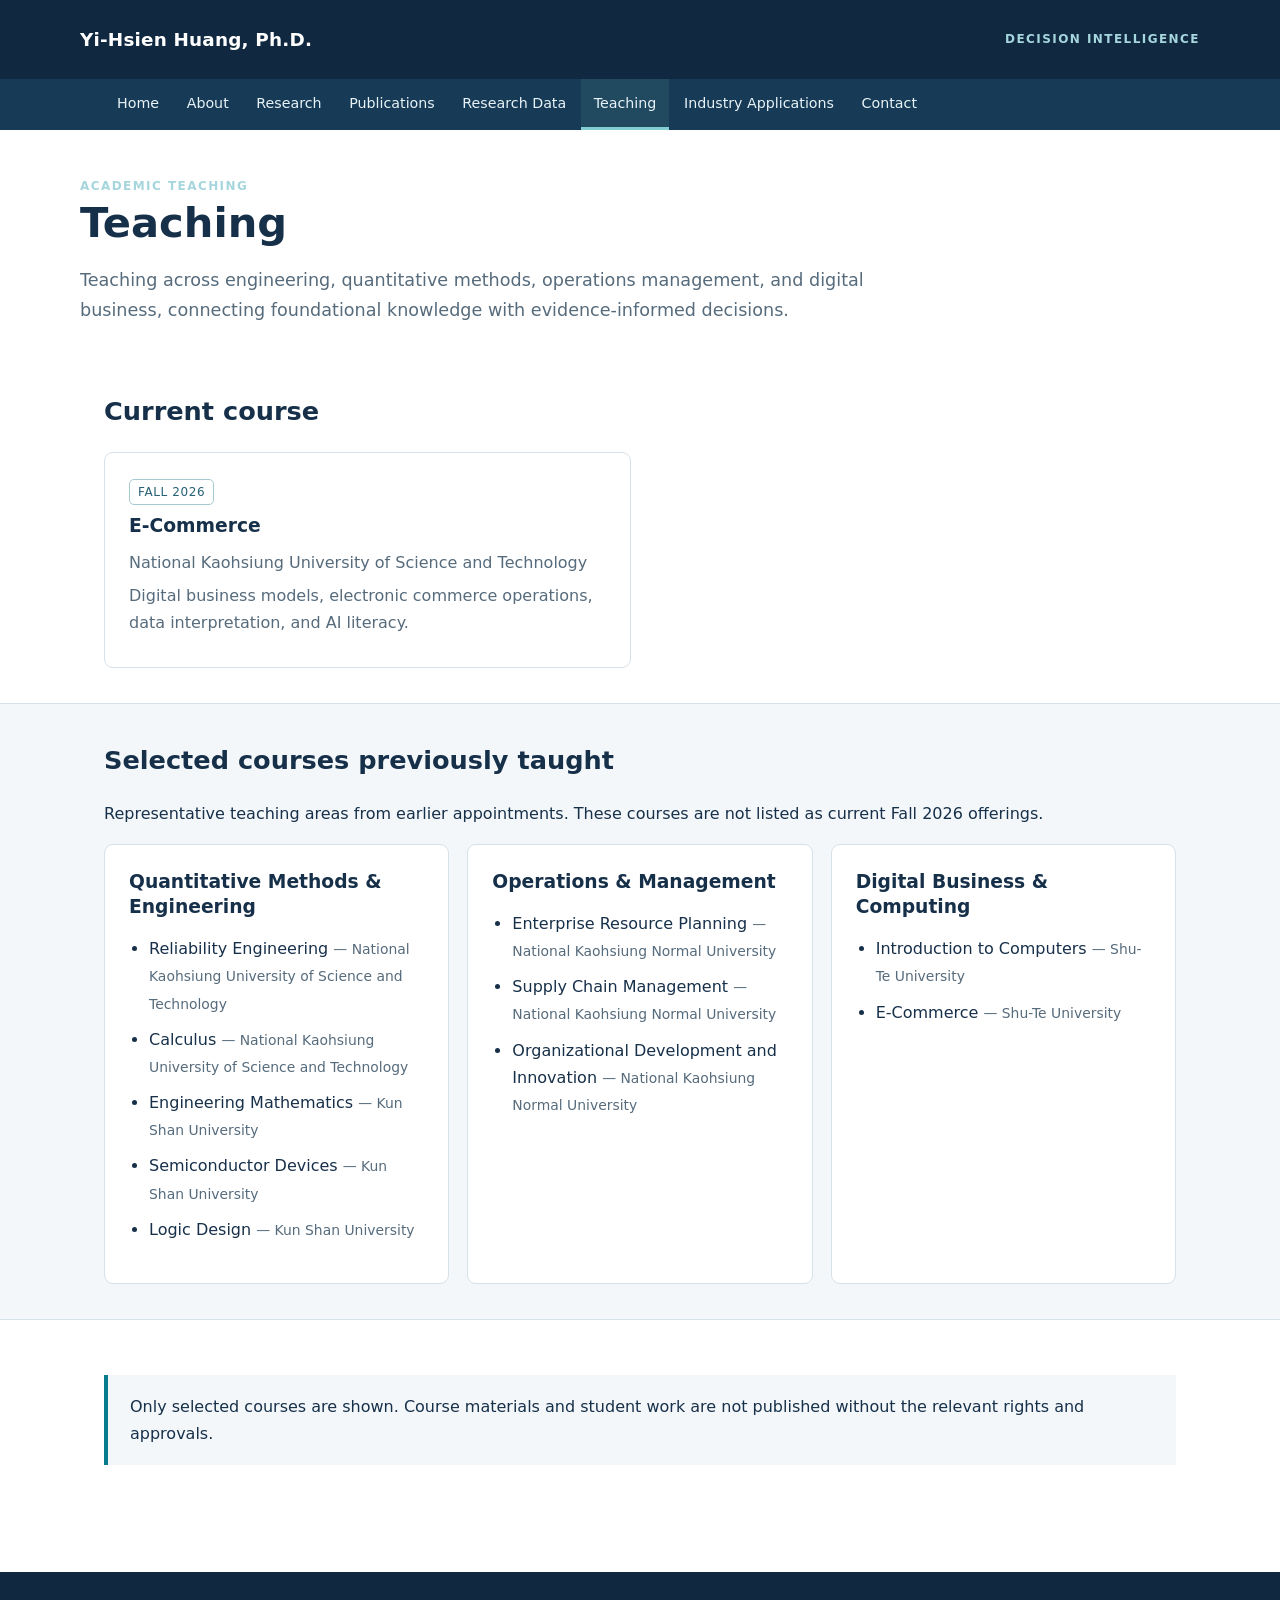
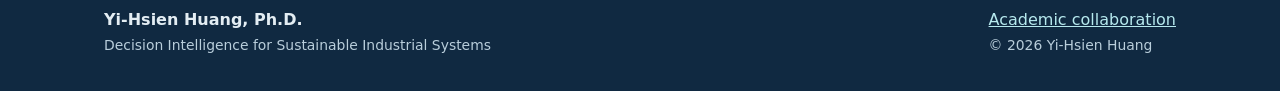
<file: teaching.html>
<!doctype html>
<html lang="en"><head><meta charset="utf-8"><meta name="viewport" content="width=device-width,initial-scale=1">
<meta name="description" content="Selected courses across quantitative methods, engineering, management, and digital business."><meta name="author" content="Yi-Hsien Huang"><meta name="color-scheme" content="light">
<title>Teaching | Yi-Hsien Huang, Ph.D.</title><link rel="canonical" href="https://huang4343.github.io/teaching.html">
<link rel="stylesheet" href="assets/style.css"><script src="assets/site.js" defer></script></head>
<body><a class="skip" href="#main">Skip to content</a><header class="site-header"><div class="container header-top"><a class="brand" href="index.html">Yi-Hsien Huang, Ph.D.</a><span class="eyebrow">Decision Intelligence</span></div>
<nav class="site-nav" aria-label="Main navigation"><div class="container nav-inner">
<a href="index.html">Home</a><a href="about.html">About</a><a href="research.html">Research</a><a href="publications.html">Publications</a><a href="data.html">Research Data</a><a href="teaching.html" aria-current="page">Teaching</a><a href="industry.html">Industry Applications</a><a href="contact.html">Contact</a>
</div></nav></header>
<main id="main">
<div class="container page-intro"><div class="eyebrow">Academic teaching</div><h1>Teaching</h1>
<p class="lede">Teaching across engineering, quantitative methods, operations management, and digital business, connecting foundational knowledge with evidence-informed decisions.</p></div>
<section class="section"><div class="container"><h2>Current course</h2>
<div class="grid two"><article class="card"><span class="pill">Fall 2026</span><h3>E-Commerce</h3>
<p>National Kaohsiung University of Science and Technology</p>
<p>Digital business models, electronic commerce operations, data interpretation, and AI literacy.</p></article></div>
</div></section>
<section class="section band"><div class="container"><h2>Selected courses previously taught</h2>
<p>Representative teaching areas from earlier appointments. These courses are not listed as current Fall 2026 offerings.</p>
<div class="grid">
<article class="card"><h3>Quantitative Methods &amp; Engineering</h3>
<ul class="list-clean">
<li>Reliability Engineering <span class="small">— National Kaohsiung University of Science and Technology</span></li>
<li>Calculus <span class="small">— National Kaohsiung University of Science and Technology</span></li>
<li>Engineering Mathematics <span class="small">— Kun Shan University</span></li>
<li>Semiconductor Devices <span class="small">— Kun Shan University</span></li>
<li>Logic Design <span class="small">— Kun Shan University</span></li>
</ul></article>
<article class="card"><h3>Operations &amp; Management</h3>
<ul class="list-clean">
<li>Enterprise Resource Planning <span class="small">— National Kaohsiung Normal University</span></li>
<li>Supply Chain Management <span class="small">— National Kaohsiung Normal University</span></li>
<li>Organizational Development and Innovation <span class="small">— National Kaohsiung Normal University</span></li>
</ul></article>
<article class="card"><h3>Digital Business &amp; Computing</h3>
<ul class="list-clean">
<li>Introduction to Computers <span class="small">— Shu-Te University</span></li>
<li>E-Commerce <span class="small">— Shu-Te University</span></li>
</ul></article>
</div></div></section>
<section class="section"><div class="container"><div class="note">Only selected courses are shown. Course materials and student work are not published without the relevant rights and approvals.</div></div></section>
</main><footer class="footer"><div class="container footer-row"><div><strong>Yi-Hsien Huang, Ph.D.</strong><div class="small">Decision Intelligence for Sustainable Industrial Systems</div></div><div><a href="contact.html">Academic collaboration</a><div class="small">© <span data-year>2026</span> Yi-Hsien Huang</div></div></div></footer></body></html>
</file>
<file: assets/style.css>
:root{--ink:#17304a;--muted:#566b7c;--navy:#102941;--accent:#087c8c;--border:#d7e1e8;--paper:#fff;--soft:#f3f7fa;--focus:#ffbf47}*{box-sizing:border-box}html{scroll-behavior:smooth}body{margin:0;font:16px/1.7 system-ui,-apple-system,"Segoe UI",Arial,sans-serif;color:var(--ink);background:var(--paper)}a{color:#086879}a:hover{text-decoration-thickness:2px}a:focus-visible,button:focus-visible{outline:3px solid var(--focus);outline-offset:3px}.skip{position:absolute;left:-999px;top:10px;background:#fff;padding:.6rem;z-index:9}.skip:focus{left:10px}.container{max-width:1120px;margin:auto;padding:0 24px}.site-header{background:var(--navy);color:white}.header-top{display:flex;justify-content:space-between;align-items:center;gap:1rem;padding:24px 0}.brand{font-weight:750;letter-spacing:.01em;color:#fff;text-decoration:none;font-size:1.15rem}.eyebrow{color:#a6d6dd;letter-spacing:.12em;text-transform:uppercase;font-size:.75rem;font-weight:750}.site-nav{background:#173b56}.nav-inner{display:flex;gap:.1rem;flex-wrap:wrap}.site-nav a{display:inline-block;color:#e8f3f8;text-decoration:none;padding:12px 13px;font-size:.89rem;border-bottom:3px solid transparent}.site-nav a:hover,.site-nav a[aria-current=page]{border-bottom-color:#82ced2;background:#214960}.hero{background:linear-gradient(115deg,#102941,#1c4762);color:#fff;padding:72px 0 68px}.hero h1{font-size:clamp(2rem,4.2vw,3.6rem);line-height:1.14;margin:12px 0 22px;max-width:820px}.hero p{max-width:700px;color:#d5e7f1;font-size:1.16rem}.btn{display:inline-block;background:#fff;color:#10364a;border-radius:5px;padding:10px 17px;font-weight:700;text-decoration:none;margin:14px 10px 0 0}.btn.alt{background:transparent;border:1px solid #b2d4de;color:#fff}.page-intro{padding:46px 0 12px}.page-intro h1{font-size:clamp(1.9rem,3.6vw,2.6rem);line-height:1.24;margin:0 0 10px}.lede{font-size:1.1rem;color:var(--muted);max-width:800px}main{min-height:56vh}.section{padding:35px 0}.section h2{font-size:1.6rem;margin:0 0 18px}.grid{display:grid;grid-template-columns:repeat(3,minmax(0,1fr));gap:18px}.grid.two{grid-template-columns:repeat(2,minmax(0,1fr))}.card{border:1px solid var(--border);border-radius:9px;padding:24px;background:#fff}.card h3{margin:0 0 10px;line-height:1.35}.card p{margin:.4rem 0;color:var(--muted)}.tag{display:inline-block;background:#e8f3f5;color:#195566;border-radius:99px;padding:3px 10px;font-size:.76rem;font-weight:700;margin:5px 5px 5px 0}.note{padding:18px 22px;background:var(--soft);border-left:4px solid var(--accent);margin:20px 0}.band{background:var(--soft);border-top:1px solid var(--border);border-bottom:1px solid var(--border)}.entry{border-bottom:1px solid var(--border);padding:23px 0}.entry:first-child{padding-top:0}.entry h3{margin:0 0 7px;font-size:1.1rem}.entry p{margin:5px 0;color:var(--muted)}.meta{font-size:.91rem;color:var(--muted)}.list-clean{padding-left:20px}.list-clean li{margin-bottom:9px}.footer{background:var(--navy);color:#e3edf3;padding:34px 0;margin-top:52px}.footer a{color:#b6e9ee}.footer-row{display:flex;justify-content:space-between;gap:20px;flex-wrap:wrap}.small{font-size:.87rem;color:var(--muted)}.footer .small{color:#b9cedb}.pill{display:inline-block;font-size:.75rem;text-transform:uppercase;letter-spacing:.05em;color:#266173;border:1px solid #a4cbd1;padding:2px 8px;border-radius:5px;margin-bottom:8px}.filters{display:flex;flex-wrap:wrap;gap:8px;margin:15px 0 25px}.filters button{border:1px solid #b7c9d1;background:#fff;color:#16435c;border-radius:6px;padding:8px 14px;cursor:pointer;font:inherit}.filters button[aria-pressed=true]{background:#153e55;color:#fff}.muted{color:var(--muted)}@media(max-width:800px){.grid,.grid.two{grid-template-columns:1fr 1fr}.hero{padding:45px 0}}@media(max-width:600px){.grid,.grid.two{grid-template-columns:1fr}.container{padding:0 18px}.site-nav a{padding:10px 9px;font-size:.83rem}.header-top{padding:18px 0}.section{padding:27px 0}.card{padding:19px}}
@media(prefers-reduced-motion:reduce){html{scroll-behavior:auto}}
</file>
